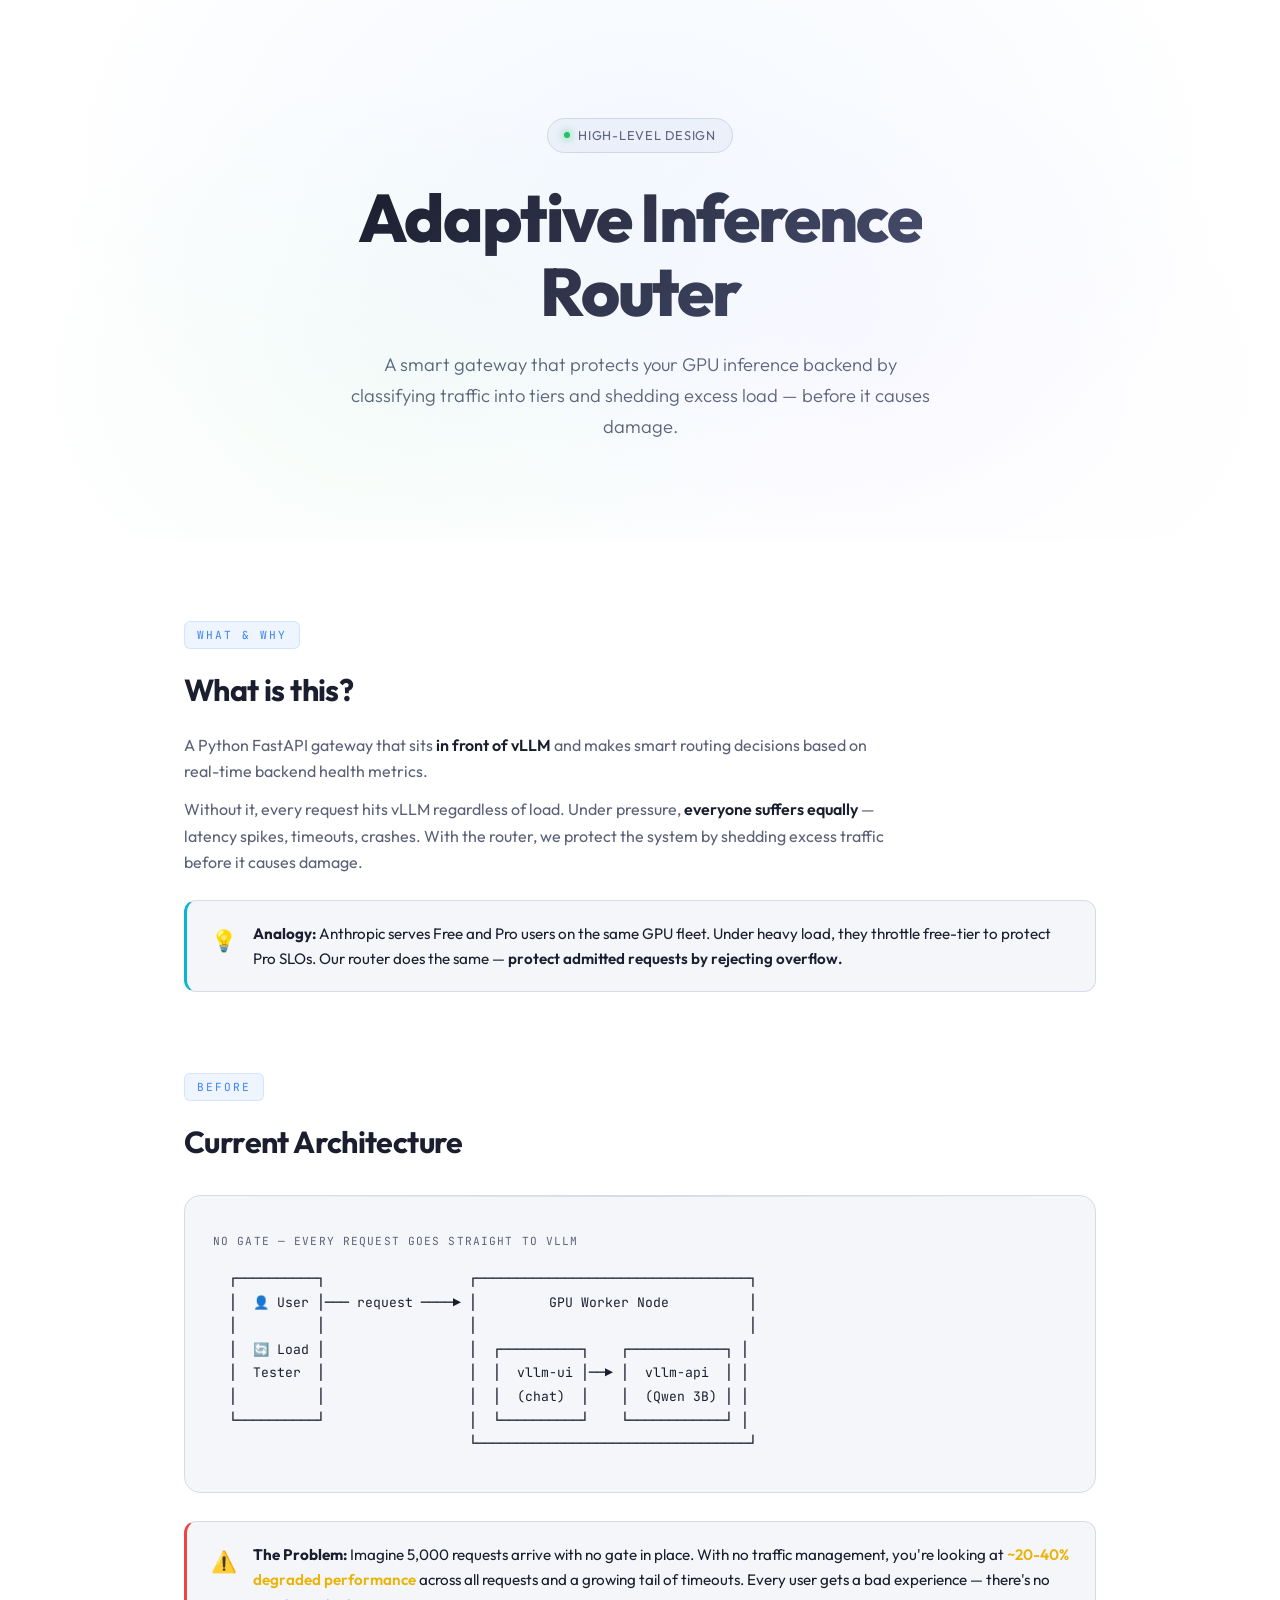
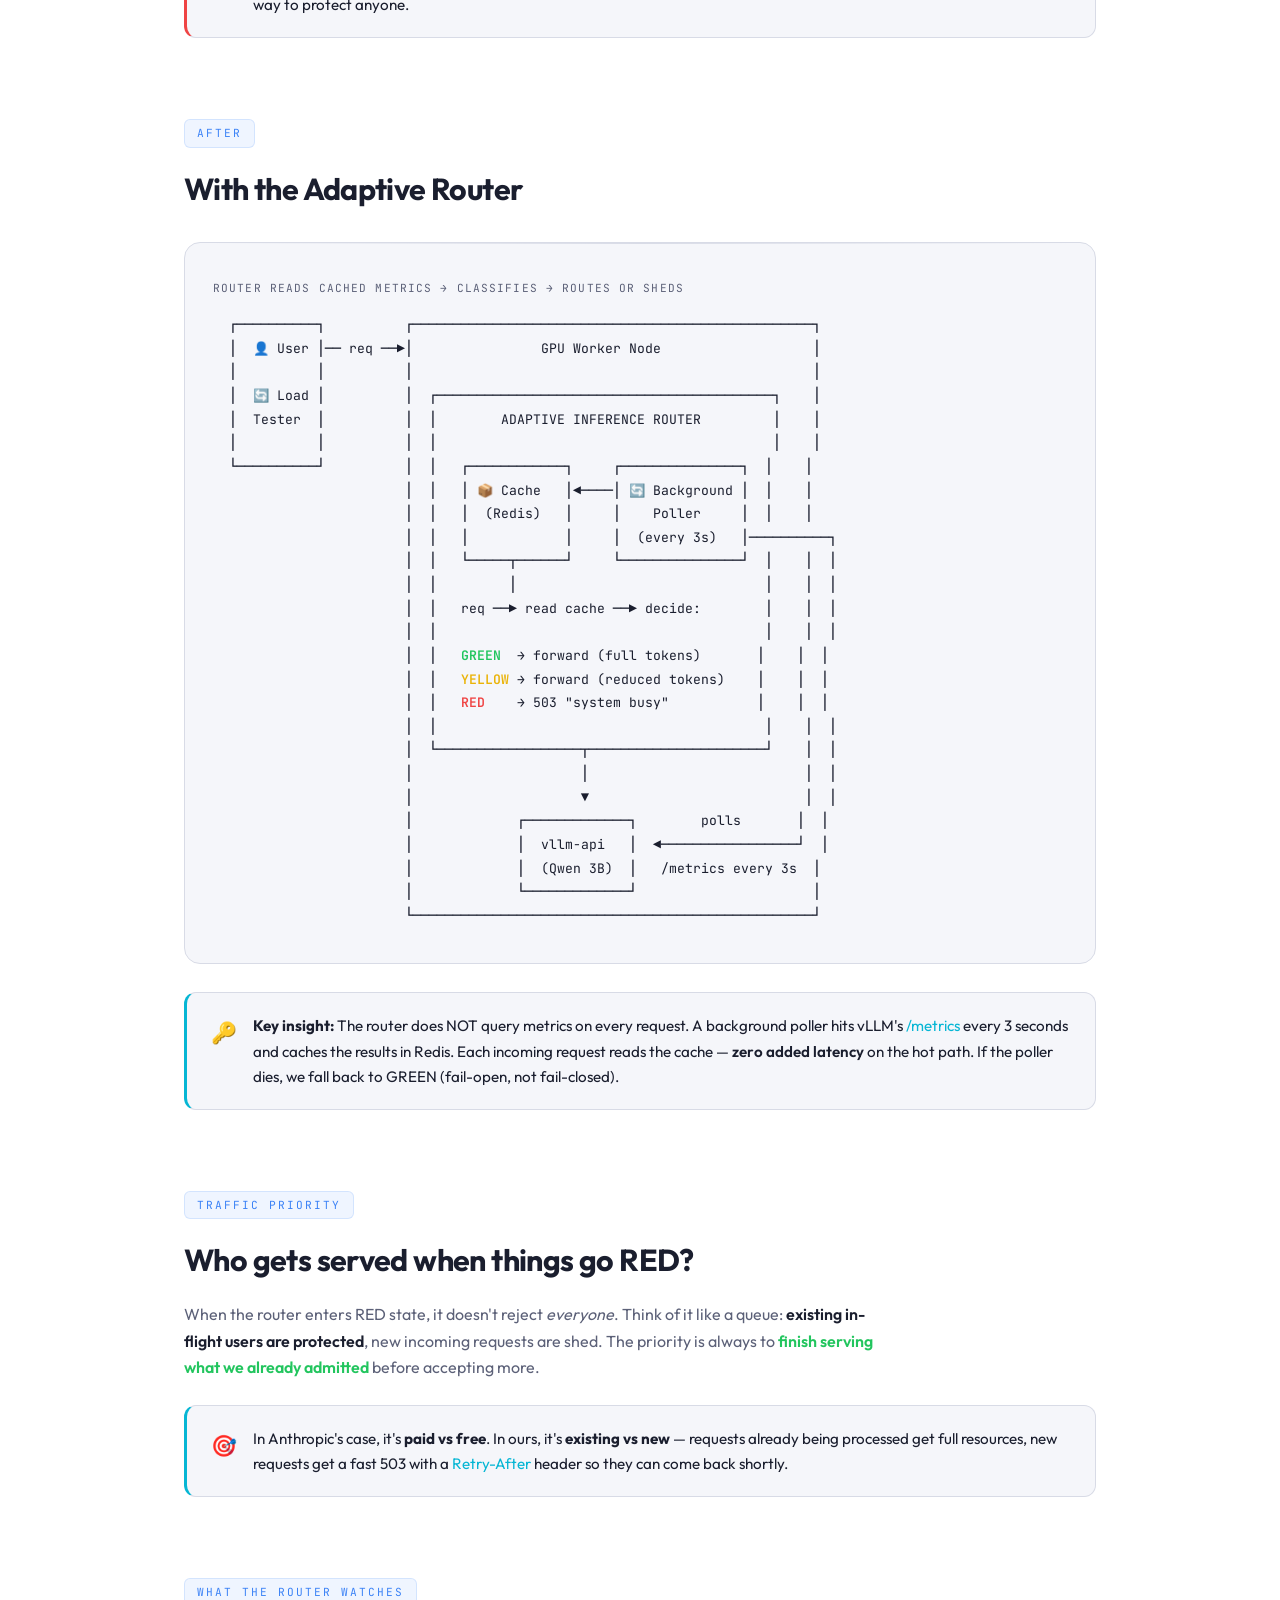
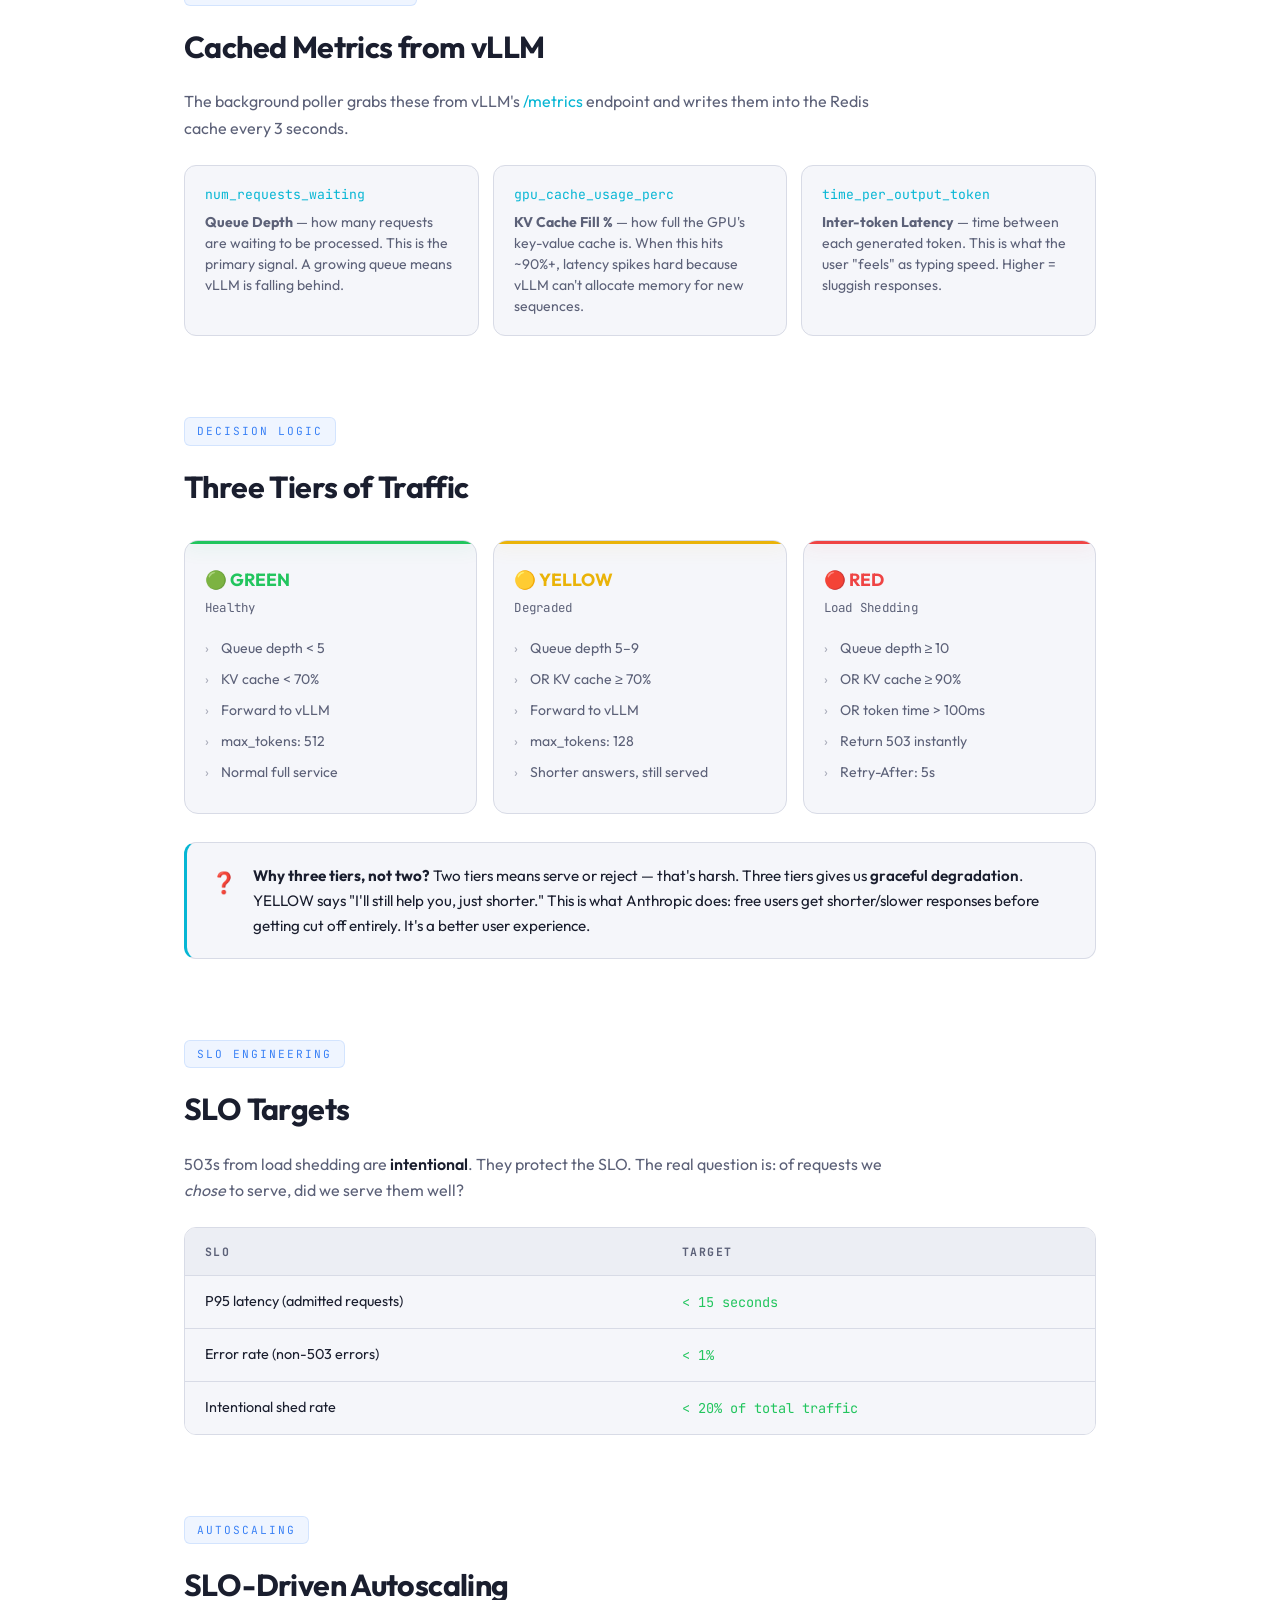
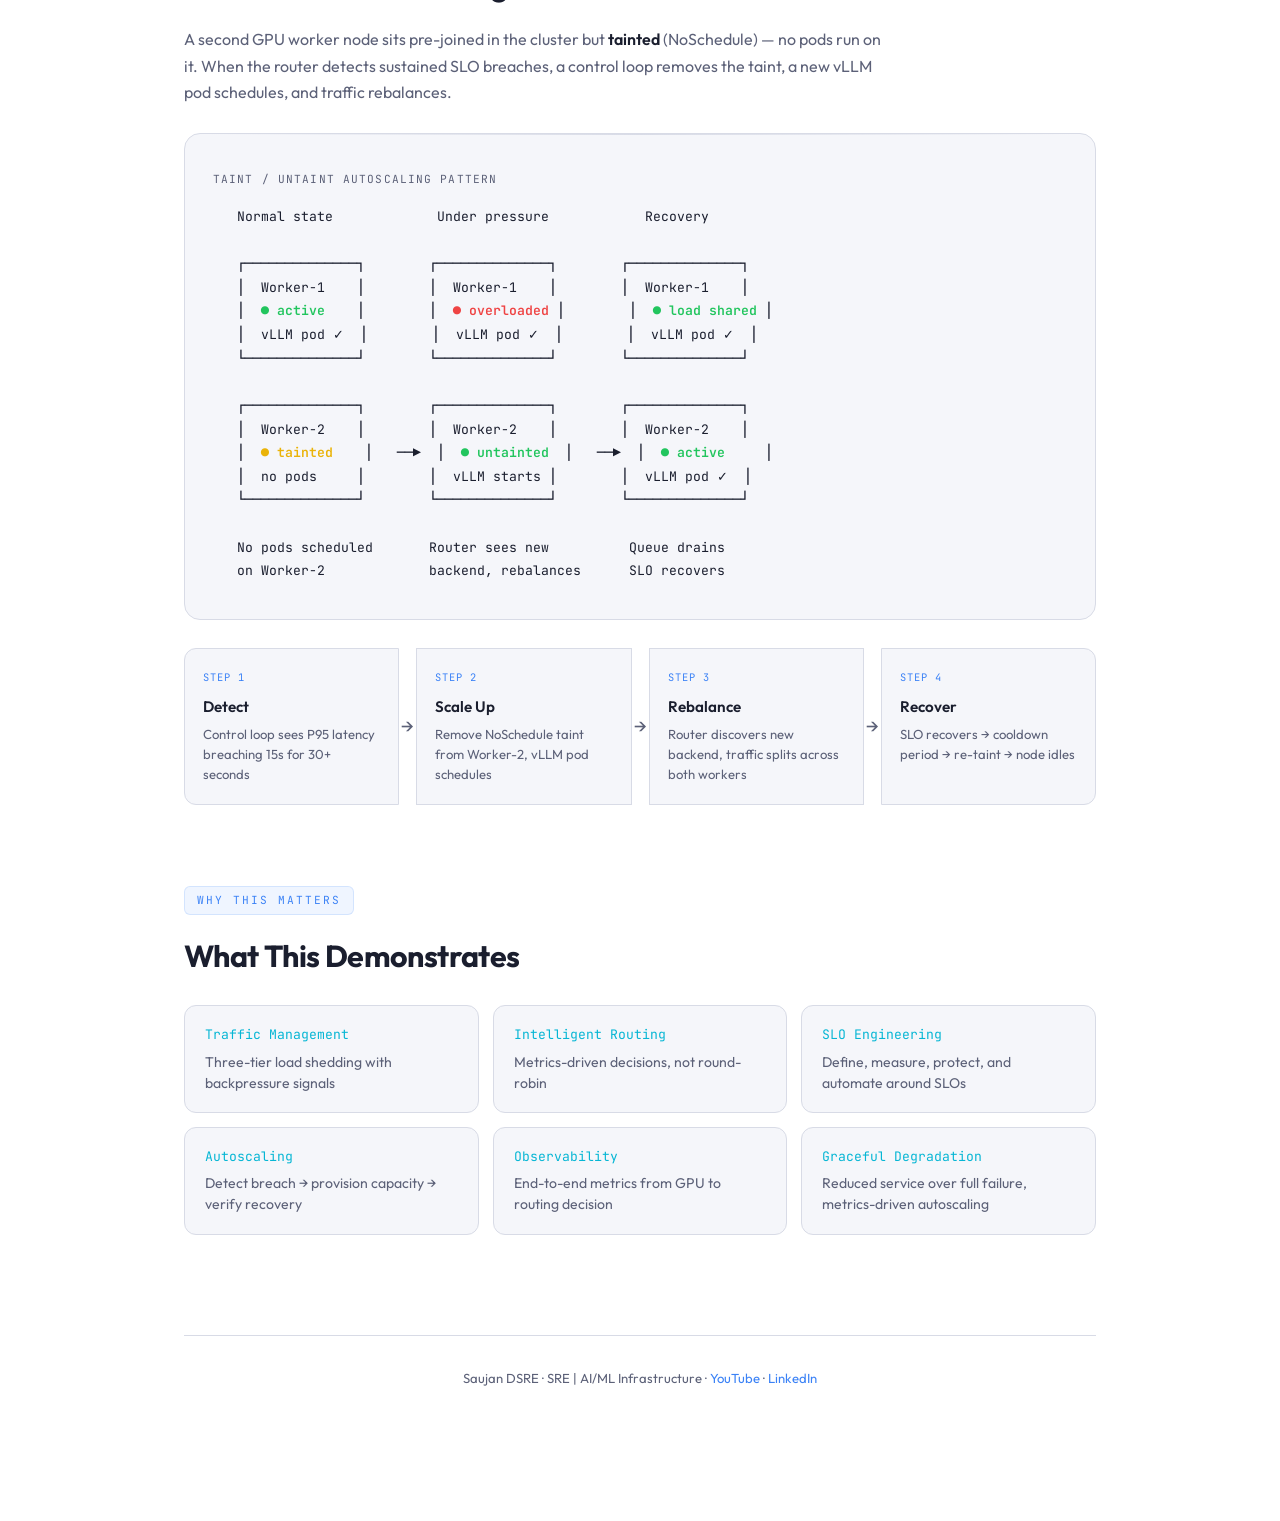
<file: ArchitectureDocuments/adaptive-inference-router.html>
<!DOCTYPE html>
<html lang="en">
<head>
<meta charset="UTF-8" />
<meta name="viewport" content="width=device-width, initial-scale=1.0" />
<title>Adaptive Inference Router — HLD</title>
<link rel="preconnect" href="https://fonts.googleapis.com" />
<link href="https://fonts.googleapis.com/css2?family=JetBrains+Mono:wght@400;600&family=Outfit:wght@300;400;600;700;800&display=swap" rel="stylesheet" />
<style>
  :root {
    --bg: #ffffff;
    --surface: #f5f6fa;
    --surface-2: #eceef4;
    --border: #d8dbe6;
    --border-glow: #c8ccda;
    --text: #1a1e2e;
    --text-muted: #5c6178;
    --green: #22c55e;
    --green-dim: #166534;
    --yellow: #eab308;
    --yellow-dim: #854d0e;
    --red: #ef4444;
    --red-dim: #991b1b;
    --blue: #3b82f6;
    --cyan: #06b6d4;
    --purple: #a78bfa;
    --font: 'Outfit', sans-serif;
    --mono: 'JetBrains Mono', monospace;
  }

  * { margin: 0; padding: 0; box-sizing: border-box; }

  body {
    background: var(--bg);
    color: var(--text);
    font-family: var(--font);
    line-height: 1.65;
    padding: 0;
  }

  /* --- Hero --- */
  .hero {
    min-height: 60vh;
    display: flex;
    flex-direction: column;
    align-items: center;
    justify-content: center;
    text-align: center;
    padding: 80px 24px 60px;
    position: relative;
    overflow: hidden;
  }

  .hero::before {
    content: '';
    position: absolute;
    inset: 0;
    background:
      radial-gradient(ellipse 600px 400px at 50% 30%, rgba(59,130,246,0.06), transparent),
      radial-gradient(ellipse 400px 300px at 30% 70%, rgba(34,197,94,0.04), transparent),
      radial-gradient(ellipse 400px 300px at 70% 70%, rgba(167,139,250,0.04), transparent);
    pointer-events: none;
  }

  .hero-badge {
    display: inline-flex;
    align-items: center;
    gap: 8px;
    background: var(--surface);
    border: 1px solid var(--border);
    border-radius: 100px;
    padding: 6px 16px;
    font-size: 0.8rem;
    color: var(--text-muted);
    margin-bottom: 28px;
    letter-spacing: 0.06em;
    text-transform: uppercase;
  }

  .hero-badge .dot {
    width: 6px; height: 6px;
    border-radius: 50%;
    background: var(--green);
    box-shadow: 0 0 8px var(--green);
  }

  .hero h1 {
    font-size: clamp(2.4rem, 5.5vw, 4.2rem);
    font-weight: 800;
    letter-spacing: -0.03em;
    line-height: 1.1;
    margin-bottom: 20px;
    background: linear-gradient(135deg, #1a1e2e 0%, #4a5070 100%);
    -webkit-background-clip: text;
    -webkit-text-fill-color: transparent;
    position: relative;
  }

  .hero p {
    max-width: 580px;
    font-size: 1.15rem;
    color: var(--text-muted);
    font-weight: 300;
    line-height: 1.7;
  }

  /* --- Container --- */
  .container {
    max-width: 960px;
    margin: 0 auto;
    padding: 0 24px 100px;
  }

  /* --- Section --- */
  section {
    margin-top: 80px;
  }

  .section-label {
    display: inline-block;
    font-family: var(--mono);
    font-size: 0.7rem;
    letter-spacing: 0.18em;
    text-transform: uppercase;
    color: var(--blue);
    background: rgba(59,130,246,0.08);
    border: 1px solid rgba(59,130,246,0.15);
    border-radius: 6px;
    padding: 4px 12px;
    margin-bottom: 16px;
  }

  section h2 {
    font-size: 1.9rem;
    font-weight: 700;
    letter-spacing: -0.02em;
    margin-bottom: 16px;
  }

  section p, section li {
    color: var(--text-muted);
    font-size: 1rem;
    max-width: 700px;
  }

  section p + p { margin-top: 12px; }

  /* --- Diagram Boxes --- */
  .diagram {
    background: var(--surface);
    border: 1px solid var(--border);
    border-radius: 16px;
    padding: 36px 28px;
    margin: 28px 0;
    overflow-x: auto;
    position: relative;
  }

  .diagram::before {
    content: '';
    position: absolute;
    top: 0; left: 24px; right: 24px;
    height: 1px;
    background: linear-gradient(90deg, transparent, var(--border), transparent);
  }

  .diagram pre {
    font-family: var(--mono);
    font-size: 0.82rem;
    line-height: 1.8;
    color: var(--text);
    white-space: pre;
    overflow-x: auto;
  }

  .diagram-caption {
    font-family: var(--mono);
    font-size: 0.7rem;
    color: var(--text-muted);
    text-transform: uppercase;
    letter-spacing: 0.1em;
    margin-bottom: 16px;
  }

  /* --- Callout --- */
  .callout {
    display: flex;
    gap: 16px;
    align-items: flex-start;
    background: var(--surface);
    border: 1px solid var(--border);
    border-left: 3px solid var(--cyan);
    border-radius: 12px;
    padding: 20px 24px;
    margin: 24px 0;
  }

  .callout-icon {
    font-size: 1.3rem;
    flex-shrink: 0;
    margin-top: 2px;
  }

  .callout p {
    font-size: 0.95rem;
    color: var(--text);
    max-width: unset;
  }

  .callout strong { color: #1a1e2e; }

  /* --- Tier Cards --- */
  .tier-grid {
    display: grid;
    grid-template-columns: repeat(3, 1fr);
    gap: 16px;
    margin: 28px 0;
  }

  @media (max-width: 700px) {
    .tier-grid { grid-template-columns: 1fr; }
  }

  .tier-card {
    background: var(--surface);
    border: 1px solid var(--border);
    border-radius: 14px;
    padding: 24px 20px;
    position: relative;
    overflow: hidden;
  }

  .tier-card::before {
    content: '';
    position: absolute;
    top: 0; left: 0; right: 0;
    height: 3px;
  }

  .tier-card.green::before { background: var(--green); box-shadow: 0 0 20px rgba(34,197,94,0.3); }
  .tier-card.yellow::before { background: var(--yellow); box-shadow: 0 0 20px rgba(234,179,8,0.3); }
  .tier-card.red::before { background: var(--red); box-shadow: 0 0 20px rgba(239,68,68,0.3); }

  .tier-card h3 {
    font-size: 1.1rem;
    font-weight: 700;
    margin-bottom: 4px;
    display: flex;
    align-items: center;
    gap: 8px;
  }

  .tier-card.green h3 { color: var(--green); }
  .tier-card.yellow h3 { color: var(--yellow); }
  .tier-card.red h3 { color: var(--red); }

  .tier-card .tier-sub {
    font-size: 0.78rem;
    color: var(--text-muted);
    margin-bottom: 14px;
    font-family: var(--mono);
    letter-spacing: 0.02em;
  }

  .tier-card ul {
    list-style: none;
    padding: 0;
  }

  .tier-card li {
    font-size: 0.88rem;
    color: var(--text-muted);
    padding: 4px 0;
    padding-left: 16px;
    position: relative;
  }

  .tier-card li::before {
    content: '›';
    position: absolute;
    left: 0;
    color: var(--text-muted);
    opacity: 0.5;
  }

  /* --- Metric Chips --- */
  .metric-row {
    display: grid;
    grid-template-columns: repeat(auto-fit, minmax(260px, 1fr));
    gap: 14px;
    margin: 24px 0;
  }

  .metric-chip {
    background: var(--surface);
    border: 1px solid var(--border);
    border-radius: 12px;
    padding: 18px 20px;
  }

  .metric-chip .metric-name {
    font-family: var(--mono);
    font-size: 0.82rem;
    color: var(--cyan);
    margin-bottom: 6px;
  }

  .metric-chip .metric-desc {
    font-size: 0.88rem;
    color: var(--text-muted);
    line-height: 1.5;
  }

  /* --- SLO Table --- */
  .slo-table {
    width: 100%;
    border-collapse: separate;
    border-spacing: 0;
    margin: 24px 0;
    border-radius: 12px;
    overflow: hidden;
    border: 1px solid var(--border);
  }

  .slo-table th {
    background: var(--surface-2);
    font-family: var(--mono);
    font-size: 0.72rem;
    text-transform: uppercase;
    letter-spacing: 0.12em;
    color: var(--text-muted);
    padding: 14px 20px;
    text-align: left;
  }

  .slo-table td {
    background: var(--surface);
    padding: 14px 20px;
    font-size: 0.9rem;
    border-top: 1px solid var(--border);
  }

  .slo-table td:last-child {
    font-family: var(--mono);
    color: var(--green);
    font-size: 0.85rem;
  }

  /* --- Autoscale Flow --- */
  .flow-steps {
    display: flex;
    gap: 0;
    margin: 28px 0;
    flex-wrap: wrap;
  }

  .flow-step {
    flex: 1;
    min-width: 180px;
    background: var(--surface);
    border: 1px solid var(--border);
    padding: 20px 18px;
    position: relative;
  }

  .flow-step:first-child { border-radius: 12px 0 0 12px; }
  .flow-step:last-child { border-radius: 0 12px 12px 0; }

  .flow-step .step-num {
    font-family: var(--mono);
    font-size: 0.65rem;
    color: var(--blue);
    letter-spacing: 0.1em;
    text-transform: uppercase;
    margin-bottom: 8px;
  }

  .flow-step h4 {
    font-size: 0.95rem;
    font-weight: 600;
    margin-bottom: 6px;
  }

  .flow-step p {
    font-size: 0.82rem;
    color: var(--text-muted);
    max-width: unset;
    line-height: 1.5;
  }

  .flow-arrow {
    display: flex;
    align-items: center;
    color: var(--text-muted);
    font-size: 1.2rem;
    padding: 0 2px;
  }

  @media (max-width: 700px) {
    .flow-steps { flex-direction: column; }
    .flow-step { border-radius: 0 !important; }
    .flow-step:first-child { border-radius: 12px 12px 0 0 !important; }
    .flow-step:last-child { border-radius: 0 0 12px 12px !important; }
    .flow-arrow { justify-content: center; transform: rotate(90deg); padding: 4px 0; }
  }

  /* --- Footer --- */
  .footer {
    margin-top: 100px;
    padding: 32px 0;
    border-top: 1px solid var(--border);
    text-align: center;
    font-size: 0.82rem;
    color: var(--text-muted);
  }

  .footer a {
    color: var(--blue);
    text-decoration: none;
  }

  /* --- Highlight spans --- */
  .hl-green { color: var(--green); font-weight: 600; }
  .hl-yellow { color: var(--yellow); font-weight: 600; }
  .hl-red { color: var(--red); font-weight: 600; }
  .hl-blue { color: var(--blue); font-weight: 600; }
  .hl-cyan { color: var(--cyan); }
  .hl-purple { color: var(--purple); }
  .hl-white { color: #1a1e2e; font-weight: 600; }
</style>
</head>
<body>

<!-- ========== HERO ========== -->
<div class="hero">
  <div class="hero-badge"><span class="dot"></span> High-Level Design</div>
  <h1>Adaptive Inference<br/>Router</h1>
  <p>A smart gateway that protects your GPU inference backend by classifying traffic into tiers and shedding excess load — before it causes damage.</p>
</div>

<div class="container">

  <!-- ========== WHAT & WHY ========== -->
  <section>
    <span class="section-label">What &amp; Why</span>
    <h2>What is this?</h2>
    <p>A Python FastAPI gateway that sits <span class="hl-white">in front of vLLM</span> and makes smart routing decisions based on real-time backend health metrics.</p>
    <p>Without it, every request hits vLLM regardless of load. Under pressure, <span class="hl-white">everyone suffers equally</span> — latency spikes, timeouts, crashes. With the router, we protect the system by shedding excess traffic before it causes damage.</p>

    <div class="callout">
      <span class="callout-icon">💡</span>
      <p><strong>Analogy:</strong> Anthropic serves Free and Pro users on the same GPU fleet. Under heavy load, they throttle free-tier to protect Pro SLOs. Our router does the same — <span class="hl-white">protect admitted requests by rejecting overflow.</span></p>
    </div>
  </section>

  <!-- ========== BEFORE ========== -->
  <section>
    <span class="section-label">Before</span>
    <h2>Current Architecture</h2>

    <div class="diagram">
      <div class="diagram-caption">No gate — every request goes straight to vLLM</div>
      <pre>
  ┌──────────┐                  ┌──────────────────────────────────┐
  │  👤 User │─── request ────▶ │         GPU Worker Node          │
  │          │                  │                                  │
  │  🔄 Load │                  │  ┌──────────┐    ┌────────────┐ │
  │  Tester  │                  │  │  vllm-ui │──▶ │  vllm-api  │ │
  │          │                  │  │  (chat)  │    │  (Qwen 3B) │ │
  └──────────┘                  │  └──────────┘    └────────────┘ │
                                └──────────────────────────────────┘</pre>
    </div>

    <div class="callout" style="border-left-color: var(--red);">
      <span class="callout-icon">⚠️</span>
      <p><strong>The Problem:</strong> Imagine 5,000 requests arrive with no gate in place. With no traffic management, you're looking at <span class="hl-yellow">~20-40% degraded performance</span> across all requests and a growing tail of timeouts. Every user gets a bad experience — there's no way to protect anyone.</p>
    </div>
  </section>

  <!-- ========== AFTER ========== -->
  <section>
    <span class="section-label">After</span>
    <h2>With the Adaptive Router</h2>

    <div class="diagram">
      <div class="diagram-caption">Router reads cached metrics → classifies → routes or sheds</div>
      <pre>
  ┌──────────┐          ┌──────────────────────────────────────────────────┐
  │  👤 User │── req ──▶│                GPU Worker Node                   │
  │          │          │                                                  │
  │  🔄 Load │          │  ┌──────────────────────────────────────────┐    │
  │  Tester  │          │  │        ADAPTIVE INFERENCE ROUTER         │    │
  │          │          │  │                                          │    │
  └──────────┘          │  │   ┌────────────┐     ┌───────────────┐  │    │
                        │  │   │ 📦 Cache   │◀────│ 🔄 Background │  │    │
                        │  │   │  (Redis)   │     │    Poller     │  │    │
                        │  │   │            │     │  (every 3s)   │──────────┐
                        │  │   └─────┬──────┘     └───────────────┘  │    │  │
                        │  │         │                               │    │  │
                        │  │   req ──▶ read cache ──▶ decide:        │    │  │
                        │  │                                         │    │  │
                        │  │   <span class="hl-green">GREEN</span>  → forward (full tokens)       │    │  │
                        │  │   <span class="hl-yellow">YELLOW</span> → forward (reduced tokens)    │    │  │
                        │  │   <span class="hl-red">RED</span>    → 503 "system busy"           │    │  │
                        │  │                                         │    │  │
                        │  └──────────────────┬──────────────────────┘    │  │
                        │                     │                           │  │
                        │                     ▼                           │  │
                        │             ┌─────────────┐        polls       │  │
                        │             │  vllm-api   │  ◀─────────────────┘  │
                        │             │  (Qwen 3B)  │   /metrics every 3s  │
                        │             └─────────────┘                      │
                        └──────────────────────────────────────────────────┘</pre>
    </div>

    <div class="callout">
      <span class="callout-icon">🔑</span>
      <p><strong>Key insight:</strong> The router does NOT query metrics on every request. A background poller hits vLLM's <span class="hl-cyan">/metrics</span> every 3 seconds and caches the results in Redis. Each incoming request reads the cache — <span class="hl-white">zero added latency</span> on the hot path. If the poller dies, we fall back to GREEN (fail-open, not fail-closed).</p>
    </div>
  </section>

  <!-- ========== PRIORITY ========== -->
  <section>
    <span class="section-label">Traffic Priority</span>
    <h2>Who gets served when things go RED?</h2>
    <p>When the router enters RED state, it doesn't reject <em>everyone</em>. Think of it like a queue: <span class="hl-white">existing in-flight users are protected</span>, new incoming requests are shed. The priority is always to <span class="hl-green">finish serving what we already admitted</span> before accepting more.</p>

    <div class="callout">
      <span class="callout-icon">🎯</span>
      <p>In Anthropic's case, it's <strong>paid vs free</strong>. In ours, it's <strong>existing vs new</strong> — requests already being processed get full resources, new requests get a fast 503 with a <span class="hl-cyan">Retry-After</span> header so they can come back shortly.</p>
    </div>
  </section>

  <!-- ========== METRICS ========== -->
  <section>
    <span class="section-label">What the Router Watches</span>
    <h2>Cached Metrics from vLLM</h2>
    <p>The background poller grabs these from vLLM's <span class="hl-cyan">/metrics</span> endpoint and writes them into the Redis cache every 3 seconds.</p>

    <div class="metric-row">
      <div class="metric-chip">
        <div class="metric-name">num_requests_waiting</div>
        <div class="metric-desc"><strong>Queue Depth</strong> — how many requests are waiting to be processed. This is the primary signal. A growing queue means vLLM is falling behind.</div>
      </div>
      <div class="metric-chip">
        <div class="metric-name">gpu_cache_usage_perc</div>
        <div class="metric-desc"><strong>KV Cache Fill %</strong> — how full the GPU's key-value cache is. When this hits ~90%+, latency spikes hard because vLLM can't allocate memory for new sequences.</div>
      </div>
      <div class="metric-chip">
        <div class="metric-name">time_per_output_token</div>
        <div class="metric-desc"><strong>Inter-token Latency</strong> — time between each generated token. This is what the user "feels" as typing speed. Higher = sluggish responses.</div>
      </div>
    </div>
  </section>

  <!-- ========== THREE TIERS ========== -->
  <section>
    <span class="section-label">Decision Logic</span>
    <h2>Three Tiers of Traffic</h2>

    <div class="tier-grid">
      <div class="tier-card green">
        <h3>🟢 GREEN</h3>
        <div class="tier-sub">Healthy</div>
        <ul>
          <li>Queue depth &lt; 5</li>
          <li>KV cache &lt; 70%</li>
          <li>Forward to vLLM</li>
          <li>max_tokens: 512</li>
          <li>Normal full service</li>
        </ul>
      </div>

      <div class="tier-card yellow">
        <h3>🟡 YELLOW</h3>
        <div class="tier-sub">Degraded</div>
        <ul>
          <li>Queue depth 5–9</li>
          <li>OR KV cache ≥ 70%</li>
          <li>Forward to vLLM</li>
          <li>max_tokens: 128</li>
          <li>Shorter answers, still served</li>
        </ul>
      </div>

      <div class="tier-card red">
        <h3>🔴 RED</h3>
        <div class="tier-sub">Load Shedding</div>
        <ul>
          <li>Queue depth ≥ 10</li>
          <li>OR KV cache ≥ 90%</li>
          <li>OR token time &gt; 100ms</li>
          <li>Return 503 instantly</li>
          <li>Retry-After: 5s</li>
        </ul>
      </div>
    </div>

    <div class="callout">
      <span class="callout-icon">❓</span>
      <p><strong>Why three tiers, not two?</strong> Two tiers means serve or reject — that's harsh. Three tiers gives us <span class="hl-white">graceful degradation</span>. YELLOW says "I'll still help you, just shorter." This is what Anthropic does: free users get shorter/slower responses before getting cut off entirely. It's a better user experience.</p>
    </div>
  </section>

  <!-- ========== SLO TARGETS ========== -->
  <section>
    <span class="section-label">SLO Engineering</span>
    <h2>SLO Targets</h2>
    <p>503s from load shedding are <span class="hl-white">intentional</span>. They protect the SLO. The real question is: of requests we <em>chose</em> to serve, did we serve them well?</p>

    <table class="slo-table">
      <thead>
        <tr>
          <th>SLO</th>
          <th>Target</th>
        </tr>
      </thead>
      <tbody>
        <tr>
          <td>P95 latency (admitted requests)</td>
          <td>&lt; 15 seconds</td>
        </tr>
        <tr>
          <td>Error rate (non-503 errors)</td>
          <td>&lt; 1%</td>
        </tr>
        <tr>
          <td>Intentional shed rate</td>
          <td>&lt; 20% of total traffic</td>
        </tr>
      </tbody>
    </table>
  </section>

  <!-- ========== AUTOSCALING ========== -->
  <section>
    <span class="section-label">Autoscaling</span>
    <h2>SLO-Driven Autoscaling</h2>
    <p>A second GPU worker node sits pre-joined in the cluster but <span class="hl-white">tainted</span> (NoSchedule) — no pods run on it. When the router detects sustained SLO breaches, a control loop removes the taint, a new vLLM pod schedules, and traffic rebalances.</p>

    <div class="diagram">
      <div class="diagram-caption">Taint / Untaint autoscaling pattern</div>
      <pre>
   Normal state             Under pressure            Recovery

   ┌──────────────┐        ┌──────────────┐        ┌──────────────┐
   │  Worker-1    │        │  Worker-1    │        │  Worker-1    │
   │  <span class="hl-green">● active</span>    │        │  <span class="hl-red">● overloaded</span> │        │  <span class="hl-green">● load shared</span> │
   │  vLLM pod ✓  │        │  vLLM pod ✓  │        │  vLLM pod ✓  │
   └──────────────┘        └──────────────┘        └──────────────┘

   ┌──────────────┐        ┌──────────────┐        ┌──────────────┐
   │  Worker-2    │        │  Worker-2    │        │  Worker-2    │
   │  <span class="hl-yellow">● tainted</span>    │   ──▶  │  <span class="hl-green">● untainted</span>  │   ──▶  │  <span class="hl-green">● active</span>     │
   │  no pods     │        │  vLLM starts │        │  vLLM pod ✓  │
   └──────────────┘        └──────────────┘        └──────────────┘

   No pods scheduled       Router sees new          Queue drains
   on Worker-2             backend, rebalances      SLO recovers</pre>
    </div>

    <div class="flow-steps">
      <div class="flow-step">
        <div class="step-num">Step 1</div>
        <h4>Detect</h4>
        <p>Control loop sees P95 latency breaching 15s for 30+ seconds</p>
      </div>
      <div class="flow-arrow">→</div>
      <div class="flow-step">
        <div class="step-num">Step 2</div>
        <h4>Scale Up</h4>
        <p>Remove NoSchedule taint from Worker-2, vLLM pod schedules</p>
      </div>
      <div class="flow-arrow">→</div>
      <div class="flow-step">
        <div class="step-num">Step 3</div>
        <h4>Rebalance</h4>
        <p>Router discovers new backend, traffic splits across both workers</p>
      </div>
      <div class="flow-arrow">→</div>
      <div class="flow-step">
        <div class="step-num">Step 4</div>
        <h4>Recover</h4>
        <p>SLO recovers → cooldown period → re-taint → node idles</p>
      </div>
    </div>
  </section>

  <!-- ========== WHAT THIS SHOWS ========== -->
  <section>
    <span class="section-label">Why This Matters</span>
    <h2>What This Demonstrates</h2>

    <div class="metric-row">
      <div class="metric-chip">
        <div class="metric-name">Traffic Management</div>
        <div class="metric-desc">Three-tier load shedding with backpressure signals</div>
      </div>
      <div class="metric-chip">
        <div class="metric-name">Intelligent Routing</div>
        <div class="metric-desc">Metrics-driven decisions, not round-robin</div>
      </div>
      <div class="metric-chip">
        <div class="metric-name">SLO Engineering</div>
        <div class="metric-desc">Define, measure, protect, and automate around SLOs</div>
      </div>
      <div class="metric-chip">
        <div class="metric-name">Autoscaling</div>
        <div class="metric-desc">Detect breach → provision capacity → verify recovery</div>
      </div>
      <div class="metric-chip">
        <div class="metric-name">Observability</div>
        <div class="metric-desc">End-to-end metrics from GPU to routing decision</div>
      </div>
      <div class="metric-chip">
        <div class="metric-name">Graceful Degradation</div>
        <div class="metric-desc">Reduced service over full failure, metrics-driven autoscaling</div>
      </div>
    </div>
  </section>

  <!-- ========== FOOTER ========== -->
  <div class="footer">
    Saujan DSRE · SRE | AI/ML Infrastructure · <a href="https://www.youtube.com/@SaujanBohara" target="_blank">YouTube</a> · <a href="https://www.linkedin.com/in/saujanya-bohara/" target="_blank">LinkedIn</a>
  </div>

</div>
</body>
</html>
</file>
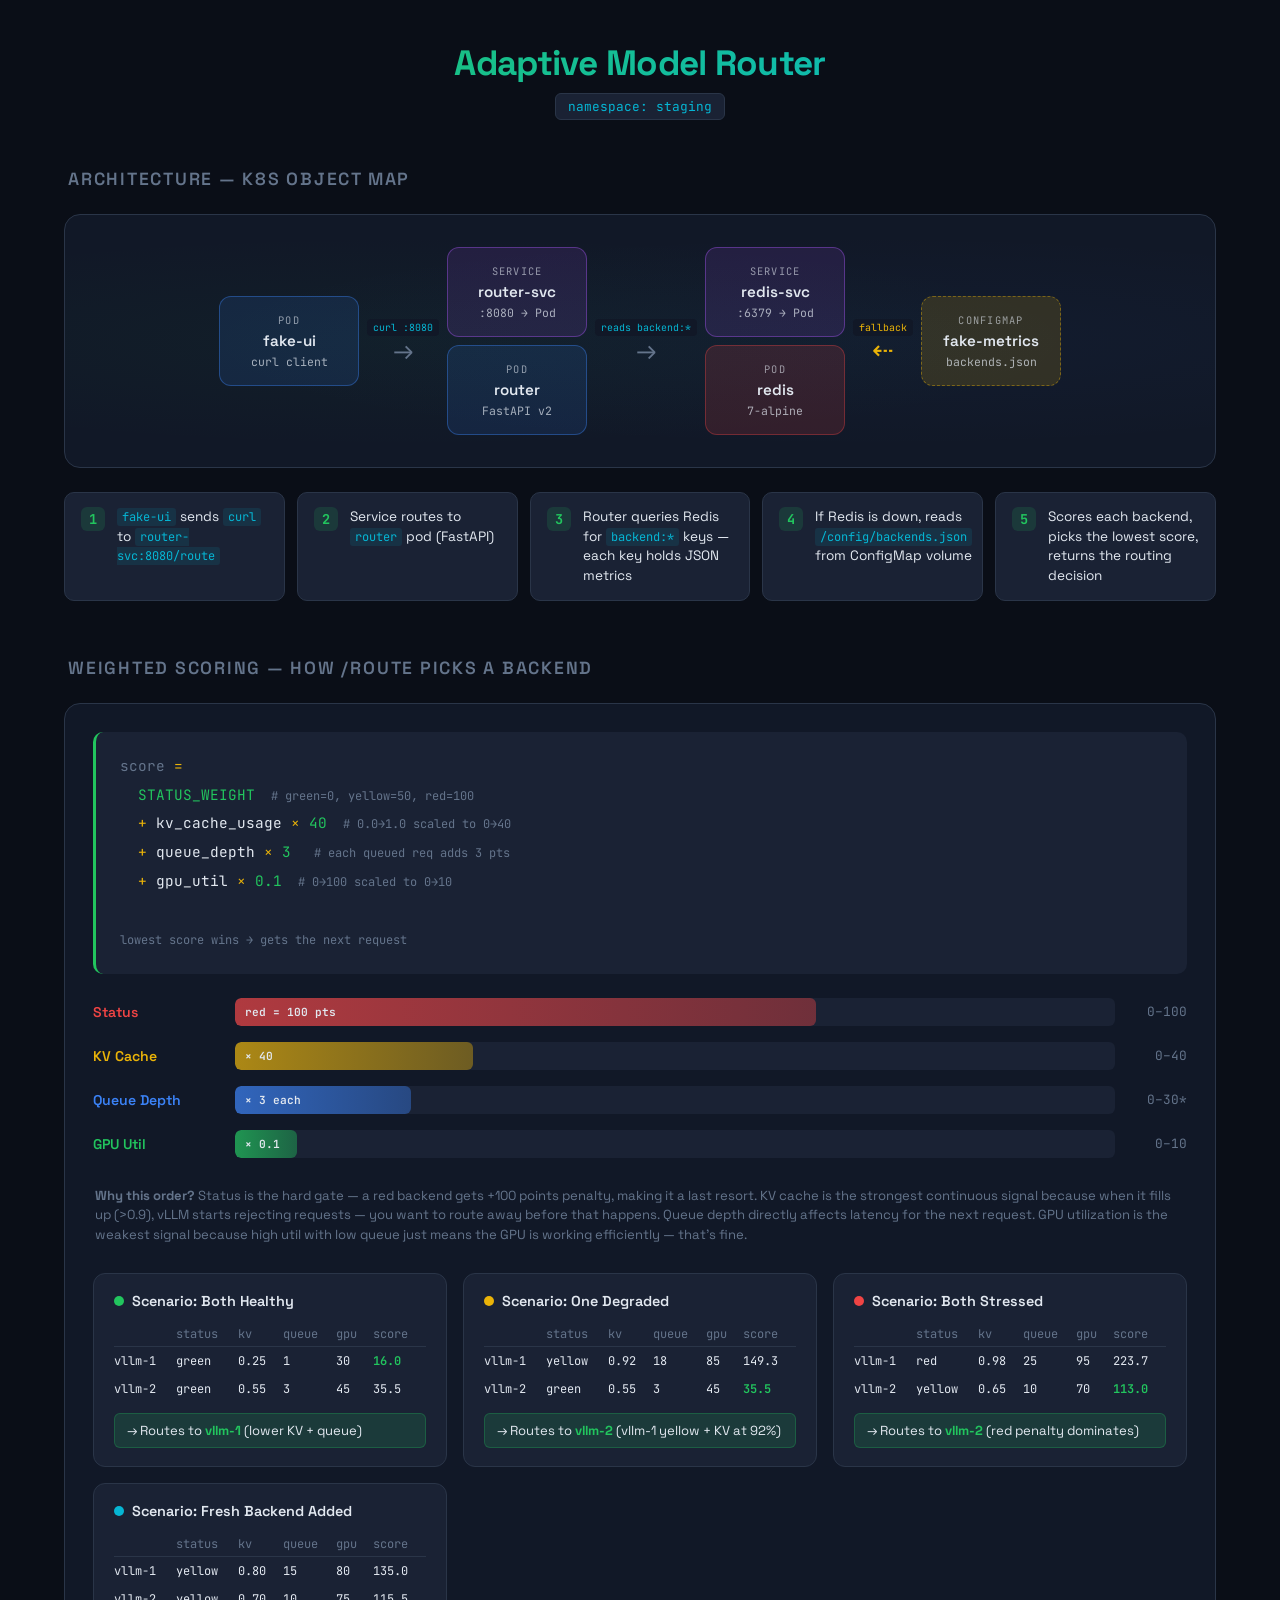
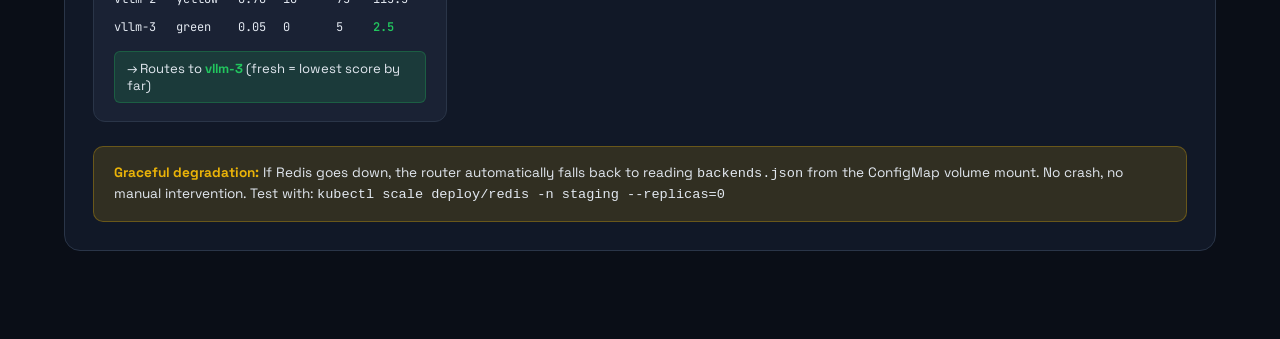
<file: ArchitectureDocuments/model-router-architecture.html>
<!DOCTYPE html>
<html lang="en">
<head>
<meta charset="UTF-8">
<meta name="viewport" content="width=device-width, initial-scale=1.0">
<title>Model Router — Architecture & Scoring</title>
<style>
  @import url('https://fonts.googleapis.com/css2?family=JetBrains+Mono:wght@400;600;700&family=Space+Grotesk:wght@400;500;600;700&display=swap');

  :root {
    --bg: #0a0e17;
    --surface: #111827;
    --surface-2: #1a2234;
    --border: #2a3548;
    --green: #22c55e;
    --green-dim: rgba(34,197,94,0.15);
    --yellow: #eab308;
    --yellow-dim: rgba(234,179,8,0.15);
    --red: #ef4444;
    --red-dim: rgba(239,68,68,0.15);
    --blue: #3b82f6;
    --blue-dim: rgba(59,130,246,0.12);
    --purple: #a855f7;
    --purple-dim: rgba(168,85,247,0.12);
    --cyan: #06b6d4;
    --text: #e2e8f0;
    --text-muted: #64748b;
    --mono: 'JetBrains Mono', monospace;
    --sans: 'Space Grotesk', sans-serif;
  }

  * { box-sizing: border-box; margin: 0; padding: 0; }

  body {
    background: var(--bg);
    color: var(--text);
    font-family: var(--sans);
    min-height: 100vh;
    overflow-x: hidden;
  }

  .container {
    max-width: 1200px;
    margin: 0 auto;
    padding: 40px 24px;
  }

  /* Header */
  .header {
    text-align: center;
    margin-bottom: 48px;
  }
  .header h1 {
    font-size: 2.2rem;
    font-weight: 700;
    letter-spacing: -0.02em;
    background: linear-gradient(135deg, var(--green), var(--cyan));
    -webkit-background-clip: text;
    -webkit-text-fill-color: transparent;
    margin-bottom: 8px;
  }
  .header .ns-badge {
    display: inline-block;
    font-family: var(--mono);
    font-size: 0.8rem;
    background: var(--surface-2);
    border: 1px solid var(--border);
    border-radius: 6px;
    padding: 4px 12px;
    color: var(--cyan);
  }

  /* Architecture Diagram */
  .arch-section { margin-bottom: 56px; }
  .section-title {
    font-size: 1.1rem;
    font-weight: 600;
    text-transform: uppercase;
    letter-spacing: 0.1em;
    color: var(--text-muted);
    margin-bottom: 24px;
    padding-left: 4px;
  }

  .diagram {
    display: flex;
    align-items: center;
    justify-content: center;
    gap: 0;
    flex-wrap: wrap;
    padding: 32px 16px;
    background: var(--surface);
    border: 1px solid var(--border);
    border-radius: 16px;
    position: relative;
    overflow: hidden;
  }
  .diagram::before {
    content: '';
    position: absolute;
    inset: 0;
    background: radial-gradient(ellipse at 30% 50%, rgba(34,197,94,0.04), transparent 60%),
                radial-gradient(ellipse at 70% 50%, rgba(59,130,246,0.04), transparent 60%);
    pointer-events: none;
  }

  /* K8s Objects */
  .k8s-group {
    display: flex;
    flex-direction: column;
    align-items: center;
    gap: 8px;
    position: relative;
    z-index: 1;
  }

  .k8s-box {
    border-radius: 12px;
    padding: 16px 20px;
    text-align: center;
    min-width: 140px;
    position: relative;
    transition: transform 0.2s, box-shadow 0.2s;
  }
  .k8s-box:hover {
    transform: translateY(-2px);
    box-shadow: 0 8px 24px rgba(0,0,0,0.3);
  }

  .k8s-box .kind {
    font-family: var(--mono);
    font-size: 0.65rem;
    text-transform: uppercase;
    letter-spacing: 0.12em;
    opacity: 0.6;
    margin-bottom: 4px;
  }
  .k8s-box .name {
    font-weight: 600;
    font-size: 0.95rem;
  }
  .k8s-box .detail {
    font-family: var(--mono);
    font-size: 0.72rem;
    margin-top: 4px;
    opacity: 0.7;
  }

  .box-pod {
    background: var(--blue-dim);
    border: 1.5px solid rgba(59,130,246,0.4);
  }
  .box-svc {
    background: var(--purple-dim);
    border: 1.5px solid rgba(168,85,247,0.4);
  }
  .box-redis {
    background: var(--red-dim);
    border: 1.5px solid rgba(239,68,68,0.35);
  }
  .box-cm {
    background: var(--yellow-dim);
    border: 1.5px dashed rgba(234,179,8,0.4);
  }

  /* Arrows */
  .arrow-group {
    display: flex;
    flex-direction: column;
    align-items: center;
    gap: 2px;
    padding: 0 8px;
    z-index: 1;
  }
  .arrow-line {
    font-size: 1.6rem;
    color: var(--text-muted);
    line-height: 1;
  }
  .arrow-label {
    font-family: var(--mono);
    font-size: 0.62rem;
    color: var(--cyan);
    white-space: nowrap;
    background: var(--surface);
    padding: 2px 6px;
    border-radius: 4px;
  }

  /* Flow description */
  .flow-steps {
    margin-top: 24px;
    display: grid;
    grid-template-columns: repeat(auto-fit, minmax(220px, 1fr));
    gap: 12px;
  }
  .flow-step {
    background: var(--surface-2);
    border: 1px solid var(--border);
    border-radius: 10px;
    padding: 14px 16px;
    display: flex;
    gap: 12px;
    align-items: flex-start;
  }
  .step-num {
    font-family: var(--mono);
    font-weight: 700;
    font-size: 0.85rem;
    color: var(--green);
    flex-shrink: 0;
    width: 24px;
    height: 24px;
    border-radius: 6px;
    background: var(--green-dim);
    display: flex;
    align-items: center;
    justify-content: center;
  }
  .step-text {
    font-size: 0.85rem;
    line-height: 1.45;
    color: var(--text);
  }
  .step-text code {
    font-family: var(--mono);
    font-size: 0.75rem;
    background: rgba(6,182,212,0.1);
    color: var(--cyan);
    padding: 1px 5px;
    border-radius: 3px;
  }

  /* Scoring Section */
  .scoring-section { margin-bottom: 48px; }

  .scoring-card {
    background: var(--surface);
    border: 1px solid var(--border);
    border-radius: 16px;
    padding: 28px;
    overflow: hidden;
  }

  .formula-block {
    background: var(--surface-2);
    border-radius: 10px;
    padding: 20px 24px;
    margin-bottom: 24px;
    font-family: var(--mono);
    font-size: 0.9rem;
    line-height: 2;
    border-left: 3px solid var(--green);
  }
  .formula-block .label { color: var(--text-muted); }
  .formula-block .op { color: var(--yellow); }
  .formula-block .val { color: var(--green); }
  .formula-block .comment { color: var(--text-muted); font-size: 0.75rem; }

  /* Weight bars */
  .weights {
    display: flex;
    flex-direction: column;
    gap: 16px;
    margin-bottom: 28px;
  }
  .weight-row {
    display: grid;
    grid-template-columns: 130px 1fr 60px;
    align-items: center;
    gap: 12px;
  }
  .weight-name {
    font-weight: 600;
    font-size: 0.88rem;
  }
  .weight-bar-bg {
    height: 28px;
    background: var(--surface-2);
    border-radius: 6px;
    overflow: hidden;
    position: relative;
  }
  .weight-bar {
    height: 100%;
    border-radius: 6px;
    display: flex;
    align-items: center;
    padding-left: 10px;
    font-family: var(--mono);
    font-size: 0.7rem;
    font-weight: 600;
    transition: width 0.8s ease;
  }
  .weight-max {
    font-family: var(--mono);
    font-size: 0.8rem;
    color: var(--text-muted);
    text-align: right;
  }

  .bar-status { background: linear-gradient(90deg, rgba(239,68,68,0.7), rgba(239,68,68,0.4)); }
  .bar-kv { background: linear-gradient(90deg, rgba(234,179,8,0.7), rgba(234,179,8,0.4)); }
  .bar-queue { background: linear-gradient(90deg, rgba(59,130,246,0.7), rgba(59,130,246,0.4)); }
  .bar-gpu { background: linear-gradient(90deg, rgba(34,197,94,0.7), rgba(34,197,94,0.4)); }

  .weight-why {
    font-size: 0.82rem;
    color: var(--text-muted);
    line-height: 1.5;
    padding-left: 2px;
  }

  /* Example scenarios */
  .scenarios {
    display: grid;
    grid-template-columns: repeat(auto-fit, minmax(320px, 1fr));
    gap: 16px;
    margin-top: 28px;
  }
  .scenario {
    background: var(--surface-2);
    border-radius: 12px;
    padding: 18px 20px;
    border: 1px solid var(--border);
  }
  .scenario-title {
    font-weight: 600;
    font-size: 0.9rem;
    margin-bottom: 12px;
    display: flex;
    align-items: center;
    gap: 8px;
  }
  .scenario-dot {
    width: 10px; height: 10px;
    border-radius: 50%;
    flex-shrink: 0;
  }

  .scenario-table {
    width: 100%;
    font-family: var(--mono);
    font-size: 0.75rem;
    border-collapse: collapse;
  }
  .scenario-table th {
    text-align: left;
    color: var(--text-muted);
    font-weight: 400;
    padding: 4px 8px 4px 0;
    border-bottom: 1px solid var(--border);
  }
  .scenario-table td {
    padding: 6px 8px 6px 0;
  }
  .scenario-table .winner {
    color: var(--green);
    font-weight: 600;
  }
  .scenario-result {
    margin-top: 10px;
    font-size: 0.82rem;
    padding: 8px 12px;
    border-radius: 6px;
    background: var(--green-dim);
    border: 1px solid rgba(34,197,94,0.25);
  }
  .scenario-result strong { color: var(--green); }

  /* Fallback section */
  .fallback-note {
    margin-top: 24px;
    padding: 16px 20px;
    background: var(--yellow-dim);
    border: 1px solid rgba(234,179,8,0.3);
    border-radius: 10px;
    font-size: 0.85rem;
    line-height: 1.5;
    color: var(--text);
  }
  .fallback-note strong { color: var(--yellow); }

  /* Responsive */
  @media (max-width: 768px) {
    .diagram { flex-direction: column; gap: 12px; padding: 24px 16px; }
    .arrow-group { transform: rotate(90deg); padding: 4px 0; }
    .header h1 { font-size: 1.6rem; }
    .weight-row { grid-template-columns: 100px 1fr 50px; }
  }
</style>
</head>
<body>
<div class="container">

  <!-- Header -->
  <div class="header">
    <h1>Adaptive Model Router</h1>
    <span class="ns-badge">namespace: staging</span>
  </div>

  <!-- Architecture Diagram -->
  <div class="arch-section">
    <div class="section-title">Architecture — K8s Object Map</div>
    <div class="diagram">

      <!-- Fake UI -->
      <div class="k8s-group">
        <div class="k8s-box box-pod">
          <div class="kind">Pod</div>
          <div class="name">fake-ui</div>
          <div class="detail">curl client</div>
        </div>
      </div>

      <div class="arrow-group">
        <div class="arrow-label">curl :8080</div>
        <div class="arrow-line">→</div>
      </div>

      <!-- Router SVC -->
      <div class="k8s-group">
        <div class="k8s-box box-svc">
          <div class="kind">Service</div>
          <div class="name">router-svc</div>
          <div class="detail">:8080 → Pod</div>
        </div>
        <div class="k8s-box box-pod">
          <div class="kind">Pod</div>
          <div class="name">router</div>
          <div class="detail">FastAPI v2</div>
        </div>
      </div>

      <div class="arrow-group">
        <div class="arrow-label">reads backend:*</div>
        <div class="arrow-line">→</div>
      </div>

      <!-- Redis -->
      <div class="k8s-group">
        <div class="k8s-box box-svc">
          <div class="kind">Service</div>
          <div class="name">redis-svc</div>
          <div class="detail">:6379 → Pod</div>
        </div>
        <div class="k8s-box box-redis">
          <div class="kind">Pod</div>
          <div class="name">redis</div>
          <div class="detail">7-alpine</div>
        </div>
      </div>

      <!-- ConfigMap fallback -->
      <div class="arrow-group">
        <div class="arrow-label" style="color: var(--yellow);">fallback</div>
        <div class="arrow-line" style="color: var(--yellow);">⇠</div>
      </div>

      <div class="k8s-group">
        <div class="k8s-box box-cm">
          <div class="kind">ConfigMap</div>
          <div class="name">fake-metrics</div>
          <div class="detail">backends.json</div>
        </div>
      </div>

    </div>

    <!-- Flow Steps -->
    <div class="flow-steps">
      <div class="flow-step">
        <div class="step-num">1</div>
        <div class="step-text">
          <code>fake-ui</code> sends <code>curl</code> to <code>router-svc:8080/route</code>
        </div>
      </div>
      <div class="flow-step">
        <div class="step-num">2</div>
        <div class="step-text">
          Service routes to <code>router</code> pod (FastAPI)
        </div>
      </div>
      <div class="flow-step">
        <div class="step-num">3</div>
        <div class="step-text">
          Router queries Redis for <code>backend:*</code> keys — each key holds JSON metrics
        </div>
      </div>
      <div class="flow-step">
        <div class="step-num">4</div>
        <div class="step-text">
          If Redis is down, reads <code>/config/backends.json</code> from ConfigMap volume
        </div>
      </div>
      <div class="flow-step">
        <div class="step-num">5</div>
        <div class="step-text">
          Scores each backend, picks the lowest score, returns the routing decision
        </div>
      </div>
    </div>
  </div>

  <!-- Scoring Section -->
  <div class="scoring-section">
    <div class="section-title">Weighted Scoring — How /route Picks a Backend</div>
    <div class="scoring-card">

      <div class="formula-block">
        <span class="label">score</span> <span class="op">=</span><br>
        &nbsp;&nbsp;<span class="val">STATUS_WEIGHT</span> <span class="comment">&nbsp;# green=0, yellow=50, red=100</span><br>
        &nbsp;&nbsp;<span class="op">+</span> kv_cache_usage <span class="op">×</span> <span class="val">40</span> <span class="comment">&nbsp;# 0.0→1.0 scaled to 0→40</span><br>
        &nbsp;&nbsp;<span class="op">+</span> queue_depth <span class="op">×</span> <span class="val">3</span> <span class="comment">&nbsp;&nbsp;# each queued req adds 3 pts</span><br>
        &nbsp;&nbsp;<span class="op">+</span> gpu_util <span class="op">×</span> <span class="val">0.1</span> <span class="comment">&nbsp;# 0→100 scaled to 0→10</span><br>
        <br>
        <span class="comment">lowest score wins → gets the next request</span>
      </div>

      <!-- Weight visualization -->
      <div class="weights">
        <div class="weight-row">
          <span class="weight-name" style="color: var(--red)">Status</span>
          <div class="weight-bar-bg">
            <div class="weight-bar bar-status" style="width: 66%">red = 100 pts</div>
          </div>
          <span class="weight-max">0–100</span>
        </div>
        <div class="weight-row">
          <span class="weight-name" style="color: var(--yellow)">KV Cache</span>
          <div class="weight-bar-bg">
            <div class="weight-bar bar-kv" style="width: 27%">× 40</div>
          </div>
          <span class="weight-max">0–40</span>
        </div>
        <div class="weight-row">
          <span class="weight-name" style="color: var(--blue)">Queue Depth</span>
          <div class="weight-bar-bg">
            <div class="weight-bar bar-queue" style="width: 20%">× 3 each</div>
          </div>
          <span class="weight-max">0–30*</span>
        </div>
        <div class="weight-row">
          <span class="weight-name" style="color: var(--green)">GPU Util</span>
          <div class="weight-bar-bg">
            <div class="weight-bar bar-gpu" style="width: 7%">× 0.1</div>
          </div>
          <span class="weight-max">0–10</span>
        </div>
      </div>

      <div class="weight-why">
        <strong>Why this order?</strong> Status is the hard gate — a red backend gets +100 points penalty, making it a last resort.
        KV cache is the strongest continuous signal because when it fills up (>0.9), vLLM starts rejecting requests — you want to route away before that happens.
        Queue depth directly affects latency for the next request. GPU utilization is the weakest signal because high util with low queue just means the GPU is working efficiently — that's fine.
      </div>

      <!-- Example Scenarios -->
      <div class="scenarios">
        <div class="scenario">
          <div class="scenario-title">
            <div class="scenario-dot" style="background: var(--green)"></div>
            Scenario: Both Healthy
          </div>
          <table class="scenario-table">
            <tr><th></th><th>status</th><th>kv</th><th>queue</th><th>gpu</th><th>score</th></tr>
            <tr>
              <td>vllm-1</td><td>green</td><td>0.25</td><td>1</td><td>30</td>
              <td class="winner">16.0</td>
            </tr>
            <tr>
              <td>vllm-2</td><td>green</td><td>0.55</td><td>3</td><td>45</td>
              <td>35.5</td>
            </tr>
          </table>
          <div class="scenario-result">→ Routes to <strong>vllm-1</strong> (lower KV + queue)</div>
        </div>

        <div class="scenario">
          <div class="scenario-title">
            <div class="scenario-dot" style="background: var(--yellow)"></div>
            Scenario: One Degraded
          </div>
          <table class="scenario-table">
            <tr><th></th><th>status</th><th>kv</th><th>queue</th><th>gpu</th><th>score</th></tr>
            <tr>
              <td>vllm-1</td><td>yellow</td><td>0.92</td><td>18</td><td>85</td>
              <td>149.3</td>
            </tr>
            <tr>
              <td>vllm-2</td><td>green</td><td>0.55</td><td>3</td><td>45</td>
              <td class="winner">35.5</td>
            </tr>
          </table>
          <div class="scenario-result">→ Routes to <strong>vllm-2</strong> (vllm-1 yellow + KV at 92%)</div>
        </div>

        <div class="scenario">
          <div class="scenario-title">
            <div class="scenario-dot" style="background: var(--red)"></div>
            Scenario: Both Stressed
          </div>
          <table class="scenario-table">
            <tr><th></th><th>status</th><th>kv</th><th>queue</th><th>gpu</th><th>score</th></tr>
            <tr>
              <td>vllm-1</td><td>red</td><td>0.98</td><td>25</td><td>95</td>
              <td>223.7</td>
            </tr>
            <tr>
              <td>vllm-2</td><td>yellow</td><td>0.65</td><td>10</td><td>70</td>
              <td class="winner">113.0</td>
            </tr>
          </table>
          <div class="scenario-result">→ Routes to <strong>vllm-2</strong> (red penalty dominates)</div>
        </div>

        <div class="scenario">
          <div class="scenario-title">
            <div class="scenario-dot" style="background: var(--cyan)"></div>
            Scenario: Fresh Backend Added
          </div>
          <table class="scenario-table">
            <tr><th></th><th>status</th><th>kv</th><th>queue</th><th>gpu</th><th>score</th></tr>
            <tr>
              <td>vllm-1</td><td>yellow</td><td>0.80</td><td>15</td><td>80</td>
              <td>135.0</td>
            </tr>
            <tr>
              <td>vllm-2</td><td>yellow</td><td>0.70</td><td>10</td><td>75</td>
              <td>115.5</td>
            </tr>
            <tr>
              <td>vllm-3</td><td>green</td><td>0.05</td><td>0</td><td>5</td>
              <td class="winner">2.5</td>
            </tr>
          </table>
          <div class="scenario-result">→ Routes to <strong>vllm-3</strong> (fresh = lowest score by far)</div>
        </div>
      </div>

      <div class="fallback-note">
        <strong>Graceful degradation:</strong> If Redis goes down, the router automatically falls back to reading
        <code>backends.json</code> from the ConfigMap volume mount. No crash, no manual intervention.
        Test with: <code>kubectl scale deploy/redis -n staging --replicas=0</code>
      </div>

    </div>
  </div>

</div>
</body>
</html>
</file>
